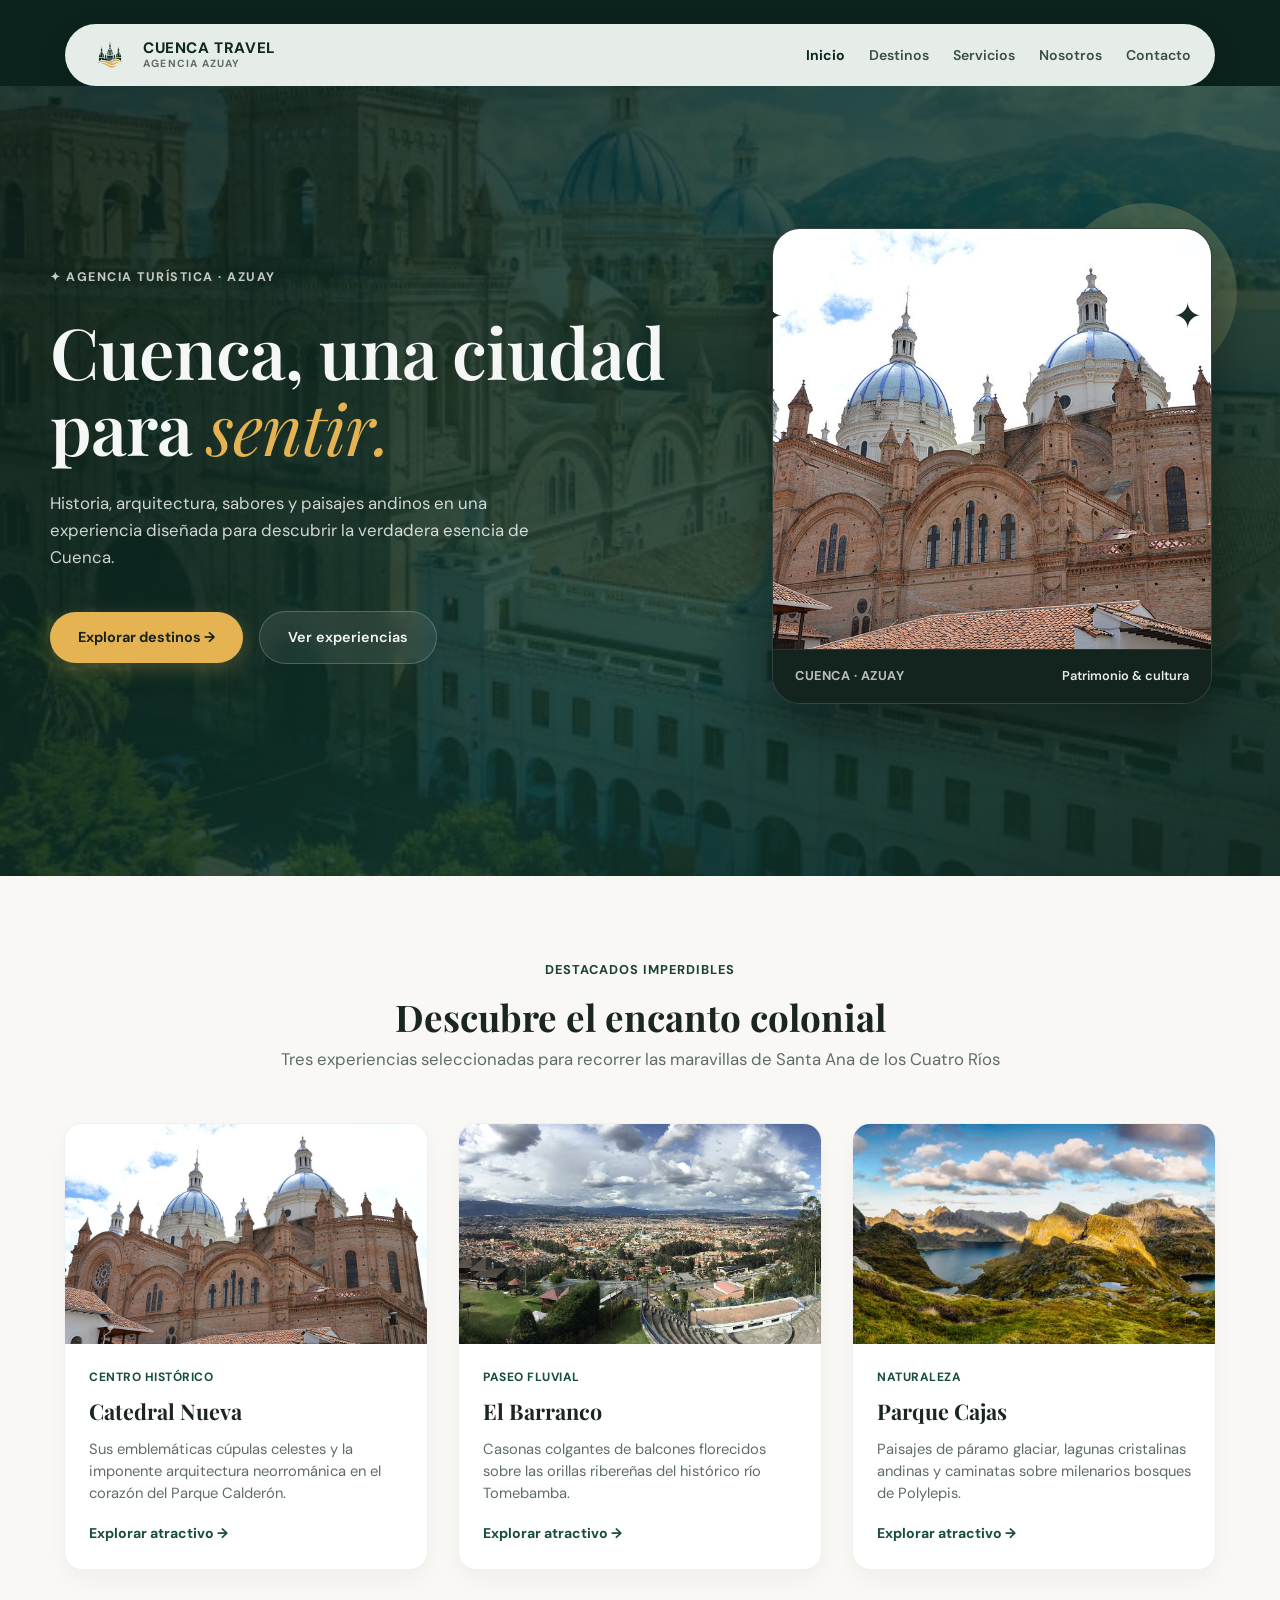
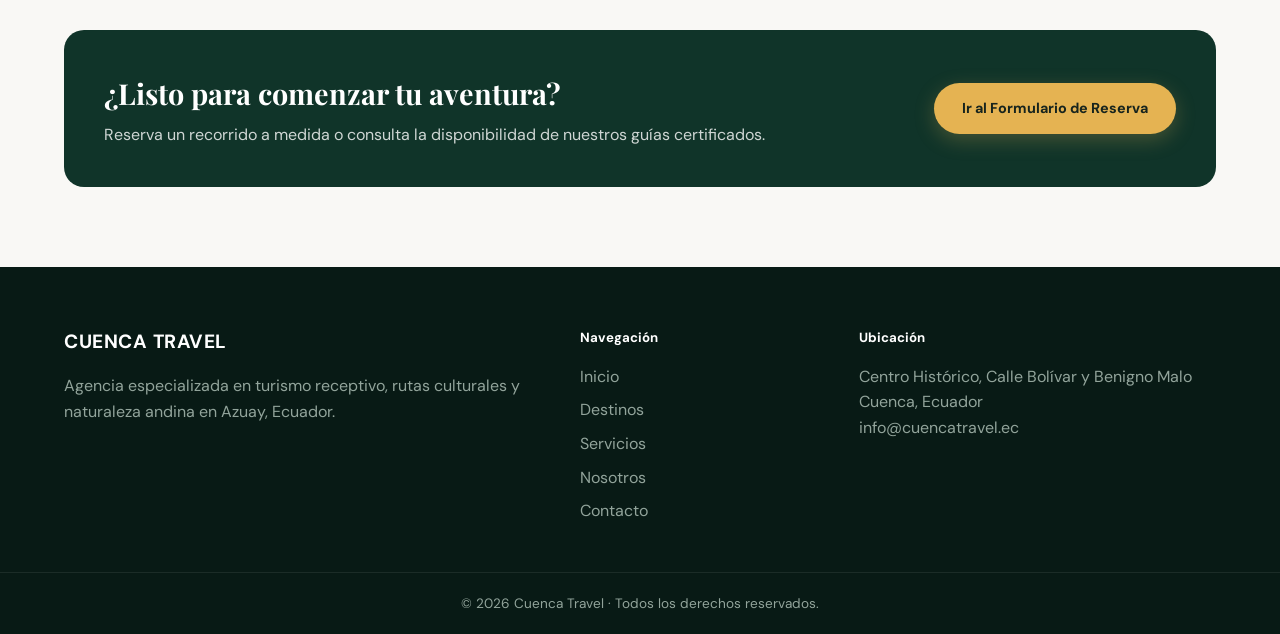
<file: index.html>
<!DOCTYPE html>
<html lang="es">
<head>
  <meta charset="UTF-8">
  <meta name="viewport" content="width=device-width, initial-scale=1.0">
  <title>Cuenca Travel | Inicio</title>
  <link rel="icon" type="image/png" href="images/logo.png">
  <link rel="stylesheet" href="css/styles.css">
  <link rel="preconnect" href="https://fonts.googleapis.com">
  <link rel="preconnect" href="https://fonts.gstatic.com" crossorigin>
  <link href="https://fonts.googleapis.com/css2?family=DM+Sans:ital,opsz,wght@0,9..40,400;0,9..40,600;0,9..40,700;1,9..40,400&family=Playfair+Display:ital,wght@0,600;0,700;1,400;1,600&display=swap" rel="stylesheet">
</head>
<body class="page-home">

  <!-- NAVBAR CÁPSULA FLOTANTE -->
  <header class="pill-header-wrap">
    <div class="pill-navbar">
      <a href="index.html" class="pill-brand">
        <img src="images/logo.png" alt="Cuenca Travel Logo" class="brand-logo-img">
        <div class="brand-text-group">
          <strong>CUENCA TRAVEL</strong>
          <span class="brand-sub">AGENCIA AZUAY</span>
        </div>
      </a>
      <nav class="pill-nav">
        <ul>
          <li><a href="index.html" class="active">Inicio</a></li>
          <li><a href="destinos.html">Destinos</a></li>
          <li><a href="servicios.html">Servicios</a></li>
          <li><a href="nosotros.html">Nosotros</a></li>
          <li><a href="contacto.html">Contacto</a></li>
        </ul>
      </nav>
    </div>
  </header>

  <main>
    <!-- HERO EDITORIAL OSCURO -->
    <section class="editorial-hero">
      <div class="hero-grid-editorial">
        
        <!-- TEXTO IZQUIERDA -->
        <div class="editorial-copy">
          <span class="hero-eyebrow">✦ AGENCIA TURÍSTICA · AZUAY</span>
          <h1 class="hero-editorial-title">
            Cuenca, una ciudad para <em>sentir.</em>
          </h1>
          <p class="hero-editorial-text">
            Historia, arquitectura, sabores y paisajes andinos en una experiencia diseñada para descubrir la verdadera esencia de Cuenca.
          </p>
          <div class="editorial-cta-group">
            <a href="destinos.html" class="btn-pill-gold">Explorar destinos &rarr;</a>
            <a href="servicios.html" class="btn-pill-glass">Ver experiencias</a>
          </div>
        </div>

        <!-- CARD FOTOGRÁFICA DERECHA -->
        <div class="editorial-visual">
          <div class="visual-card-wrapper">
            <div class="sparkle sp-1">✦</div>
            <div class="sparkle sp-2">✦</div>
            <div class="ambient-circle"></div>

            <article class="featured-floating-card">
              <div class="floating-card-image">
                <img src="images/destino1.webp" alt="Catedral de la Inmaculada Concepción de Cuenca">
              </div>
              <footer class="card-bar">
                <span class="bar-tag">CUENCA · AZUAY</span>
                <span class="bar-category">Patrimonio & cultura</span>
              </footer>
            </article>
          </div>
        </div>

      </div>
    </section>

    <!-- PILARES DESTACADOS (3 CLAVES) -->
    <section class="section-padding bg-cream">
      <div class="container">
        <div class="editorial-heading text-center">
          <span class="sub-badge">Destacados Imperdibles</span>
          <h2>Descubre el encanto colonial</h2>
          <p>Tres experiencias seleccionadas para recorrer las maravillas de Santa Ana de los Cuatro Ríos</p>
        </div>

        <div class="editorial-tri-grid">
          <article class="clean-card">
            <div class="clean-card-img">
              <img src="images/destino1.webp" alt="Catedral Nueva de Cuenca">
            </div>
            <div class="clean-card-body">
              <span class="meta-tag">Centro Histórico</span>
              <h3>Catedral Nueva</h3>
              <p>Sus emblemáticas cúpulas celestes y la imponente arquitectura neorrománica en el corazón del Parque Calderón.</p>
              <a href="destinos.html" class="link-clean">Explorar atractivo &rarr;</a>
            </div>
          </article>

          <article class="clean-card">
            <div class="clean-card-img">
              <img src="images/destino2.webp" alt="El Barranco del Río Tomebamba">
            </div>
            <div class="clean-card-body">
              <span class="meta-tag">Paseo Fluvial</span>
              <h3>El Barranco</h3>
              <p>Casonas colgantes de balcones florecidos sobre las orillas ribereñas del histórico río Tomebamba.</p>
              <a href="destinos.html" class="link-clean">Explorar atractivo &rarr;</a>
            </div>
          </article>

          <article class="clean-card">
            <div class="clean-card-img">
              <img src="images/destino4.webp" alt="Parque Nacional Cajas">
            </div>
            <div class="clean-card-body">
              <span class="meta-tag">Naturaleza</span>
              <h3>Parque Cajas</h3>
              <p>Paisajes de páramo glaciar, lagunas cristalinas andinas y caminatas sobre milenarios bosques de Polylepis.</p>
              <a href="destinos.html" class="link-clean">Explorar atractivo &rarr;</a>
            </div>
          </article>
        </div>

        <div class="editorial-bottom-cta">
          <div class="cta-inner-clean">
            <div>
              <h3>¿Listo para comenzar tu aventura?</h3>
              <p>Reserva un recorrido a medida o consulta la disponibilidad de nuestros guías certificados.</p>
            </div>
            <a href="contacto.html" class="btn-pill-gold">Ir al Formulario de Reserva</a>
          </div>
        </div>
      </div>
    </section>
  </main>

  <!-- FOOTER -->
  <footer class="footer-editorial">
    <div class="container footer-clean-grid">
      <div>
        <h4 class="footer-logo">CUENCA TRAVEL</h4>
        <p>Agencia especializada en turismo receptivo, rutas culturales y naturaleza andina en Azuay, Ecuador.</p>
      </div>
      <div>
        <h5>Navegación</h5>
        <ul>
          <li><a href="index.html">Inicio</a></li>
          <li><a href="destinos.html">Destinos</a></li>
          <li><a href="servicios.html">Servicios</a></li>
          <li><a href="nosotros.html">Nosotros</a></li>
          <li><a href="contacto.html">Contacto</a></li>
        </ul>
      </div>
      <div>
        <h5>Ubicación</h5>
        <p>Centro Histórico, Calle Bolívar y Benigno Malo</p>
        <p>Cuenca, Ecuador</p>
        <p>info@cuencatravel.ec</p>
      </div>
    </div>
    <div class="footer-legal">
      <p>&copy; 2026 Cuenca Travel · Todos los derechos reservados.</p>
    </div>
  </footer>

</body>
</html>
</file>
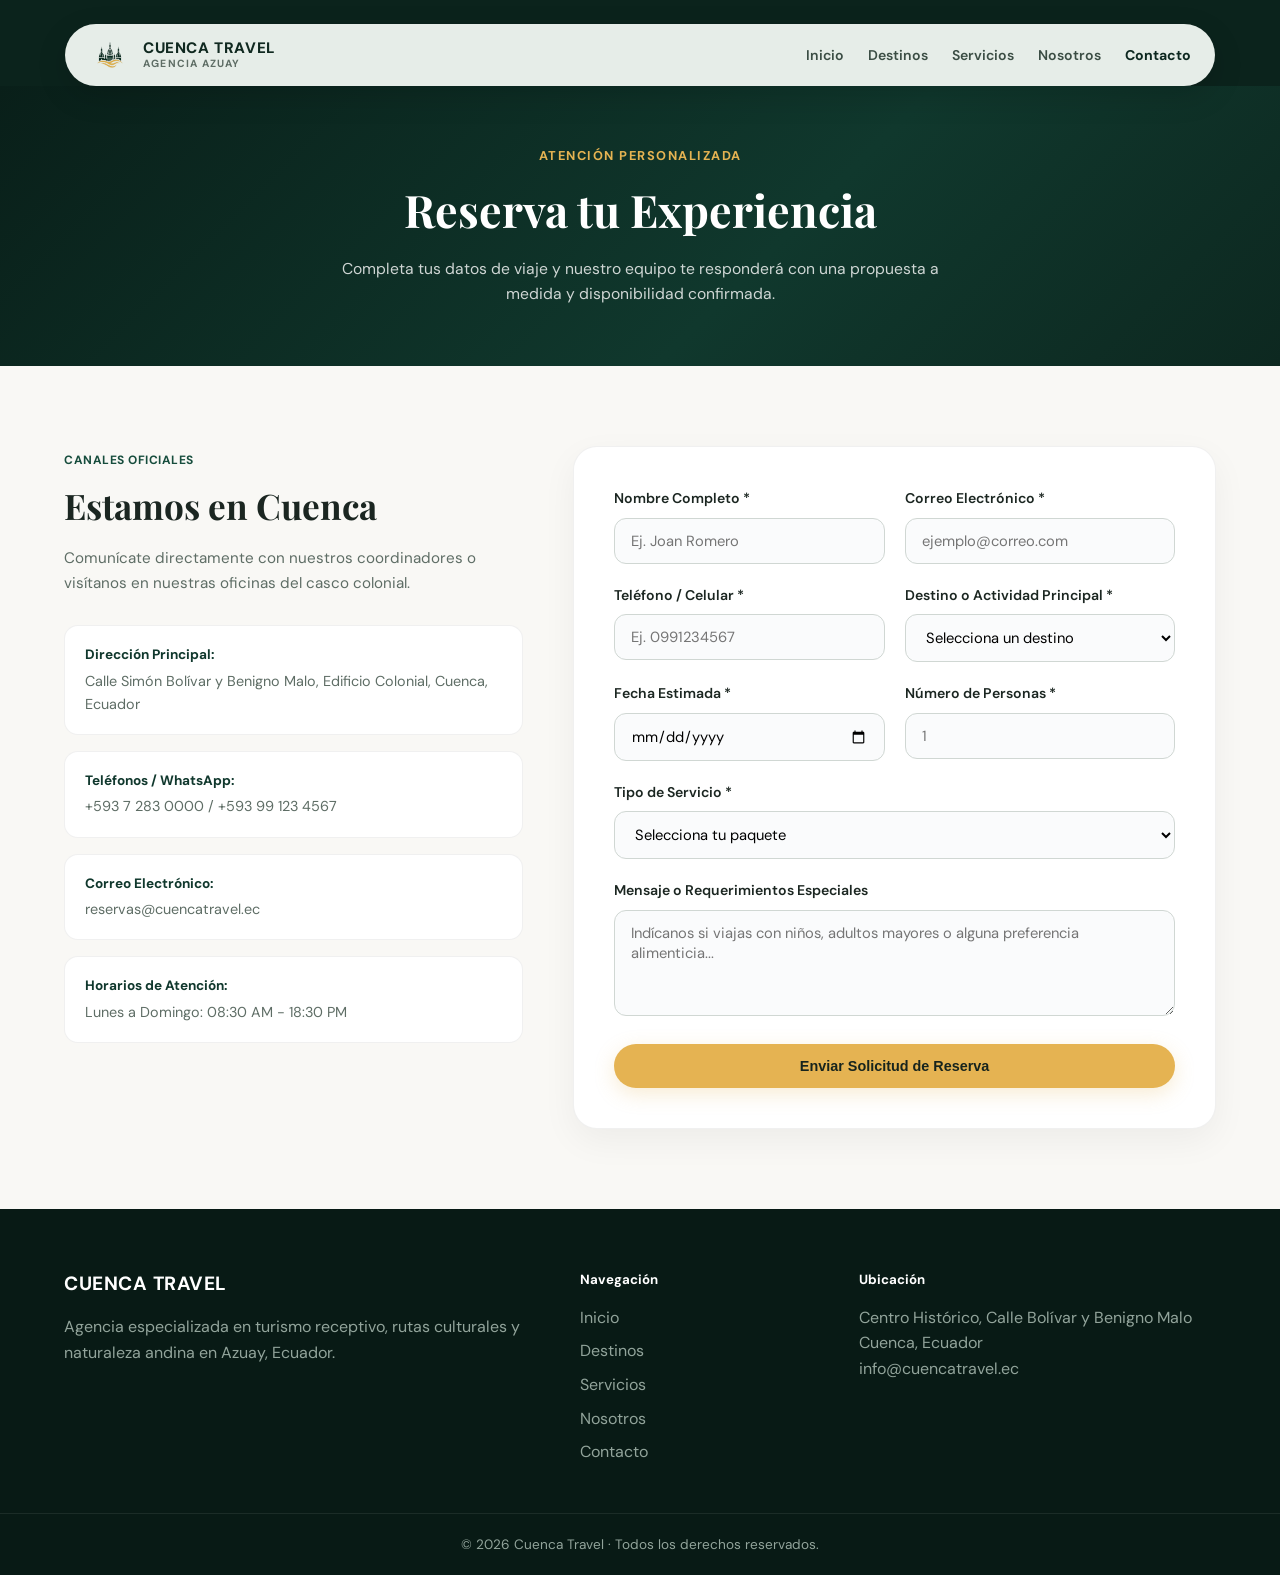
<file: contacto.html>
<!DOCTYPE html>
<html lang="es">
<head>
  <meta charset="UTF-8">
  <meta name="viewport" content="width=device-width, initial-scale=1.0">
  <title>Cuenca Travel | Contacto y Reservas</title>
  <link rel="icon" type="image/png" href="images/logo.png">
  <link rel="stylesheet" href="css/styles.css">
  <link rel="preconnect" href="https://fonts.googleapis.com">
  <link rel="preconnect" href="https://fonts.gstatic.com" crossorigin>
  <link href="https://fonts.googleapis.com/css2?family=DM+Sans:ital,opsz,wght@0,9..40,400;0,9..40,600;0,9..40,700;1,9..40,400&family=Playfair+Display:ital,wght@0,600;0,700;1,400;1,600&display=swap" rel="stylesheet">
</head>
<body>

  <!-- NAVBAR CÁPSULA FLOTANTE -->
  <header class="pill-header-wrap">
    <div class="pill-navbar">
      <a href="index.html" class="pill-brand">
        <img src="images/logo.png" alt="Cuenca Travel Logo" class="brand-logo-img">
        <div class="brand-text-group">
          <strong>CUENCA TRAVEL</strong>
          <span class="brand-sub">AGENCIA AZUAY</span>
        </div>
      </a>
      <nav class="pill-nav">
        <ul>
          <li><a href="index.html">Inicio</a></li>
          <li><a href="destinos.html">Destinos</a></li>
          <li><a href="servicios.html">Servicios</a></li>
          <li><a href="nosotros.html">Nosotros</a></li>
          <li><a href="contacto.html" class="active">Contacto</a></li>
        </ul>
      </nav>
    </div>
  </header>

  <main>
    <section class="editorial-banner">
      <div class="container text-center">
        <span class="sub-badge-gold">Atención Personalizada</span>
        <h1>Reserva tu Experiencia</h1>
        <p>Completa tus datos de viaje y nuestro equipo te responderá con una propuesta a medida y disponibilidad confirmada.</p>
      </div>
    </section>

    <!-- SECCIÓN CONTACTO -->
    <section class="section-padding bg-cream">
      <div class="container">
        <div class="contact-editorial-layout">

          <!-- INFORMACIÓN DE CONTACTO -->
          <div class="contact-editorial-info">
            <span class="meta-tag">Canales Oficiales</span>
            <h2>Estamos en Cuenca</h2>
            <p>Comunícate directamente con nuestros coordinadores o visítanos en nuestras oficinas del casco colonial.</p>

            <div class="contact-info-pill">
              <strong>Dirección Principal:</strong>
              <p>Calle Simón Bolívar y Benigno Malo, Edificio Colonial, Cuenca, Ecuador</p>
            </div>

            <div class="contact-info-pill">
              <strong>Teléfonos / WhatsApp:</strong>
              <p>+593 7 283 0000 / +593 99 123 4567</p>
            </div>

            <div class="contact-info-pill">
              <strong>Correo Electrónico:</strong>
              <p>reservas@cuencatravel.ec</p>
            </div>

            <div class="contact-info-pill">
              <strong>Horarios de Atención:</strong>
              <p>Lunes a Domingo: 08:30 AM - 18:30 PM</p>
            </div>
          </div>

          <!-- CONTENEDOR DE FORMULARIO / MENSAJE DE CONFIRMACIÓN -->
          <div class="contact-form-container">
            
            <!-- TARJETA DE CONFIRMACIÓN (INICIALMENTE OCULTA) -->
            <div id="mensaje-exito" class="mensaje-confirmacion" style="display: none;">
              <div class="icono-check">✦</div>
              <h3>¡Solicitud Recibida con Éxito!</h3>
              <p>Gracias por contactar a <strong>Cuenca Travel</strong>. Hemos registrado tu itinerario correctamente.</p>
              <div class="detalle-reserva-caja">
                <p id="resumen-envio"></p>
              </div>
              <p class="nota-atencion">Uno de nuestros coordinadores locales se comunicará contigo vía WhatsApp o correo electrónico para confirmar disponibilidad e itinerario final.</p>
              <button type="button" id="btn-nueva-reserva" class="btn-pill-gold">Enviar otra solicitud</button>
            </div>

            <!-- FORMULARIO SEMÁNTICO -->
            <form id="form-reserva" class="form-clean">
              
              <div class="form-row">
                <div class="form-group">
                  <label for="nombre">Nombre Completo *</label>
                  <input type="text" id="nombre" name="nombre" placeholder="Ej. Joan Romero" required>
                </div>
                <div class="form-group">
                  <label for="email">Correo Electrónico *</label>
                  <input type="email" id="email" name="email" placeholder="ejemplo@correo.com" required>
                </div>
              </div>

              <div class="form-row">
                <div class="form-group">
                  <label for="telefono">Teléfono / Celular *</label>
                  <input type="tel" id="telefono" name="telefono" placeholder="Ej. 0991234567" required>
                </div>
                <div class="form-group">
                  <label for="destino">Destino o Actividad Principal *</label>
                  <select id="destino" name="destino" required>
                    <option value="" disabled selected>Selecciona un destino</option>
                    <option value="Catedral de la Inmaculada Concepción">Catedral de la Inmaculada Concepción</option>
                    <option value="Mirador de Turi">Mirador de Turi</option>
                    <option value="Barranco del Río Tomebamba">Barranco del Río Tomebamba</option>
                    <option value="Parque Nacional Cajas">Parque Nacional Cajas</option>
                    <option value="Parque Arqueológico Pumapungo">Parque Arqueológico Pumapungo</option>
                    <option value="Plaza de las Flores">Plaza de las Flores</option>
                  </select>
                </div>
              </div>

              <div class="form-row">
                <div class="form-group">
                  <label for="fecha">Fecha Estimada *</label>
                  <input type="date" id="fecha" name="fecha" required>
                </div>
                <div class="form-group">
                  <label for="personas">Número de Personas *</label>
                  <input type="number" id="personas" name="personas" min="1" max="30" placeholder="1" required>
                </div>
              </div>

              <div class="form-group">
                <label for="servicio">Tipo de Servicio *</label>
                <select id="servicio" name="servicio" required>
                  <option value="" disabled selected>Selecciona tu paquete</option>
                  <option value="Cuenca Colonial & Cúpulas ($25.00)">Cuenca Colonial & Cúpulas ($25.00)</option>
                  <option value="Expedición Páramo de Cajas ($45.00)">Expedición Páramo de Cajas ($45.00)</option>
                  <option value="Ruta Sabores Cuencanos ($35.00)">Ruta Sabores Cuencanos ($35.00)</option>
                  <option value="Gualaceo & Filigrana Chordeleg ($40.00)">Gualaceo & Filigrana Chordeleg ($40.00)</option>
                  <option value="Servicio Exclusivo a Medida">Servicio Exclusivo a Medida</option>
                </select>
              </div>

              <div class="form-group">
                <label for="mensaje">Mensaje o Requerimientos Especiales</label>
                <textarea id="mensaje" name="mensaje" rows="4" placeholder="Indícanos si viajas con niños, adultos mayores o alguna preferencia alimenticia..."></textarea>
              </div>

              <button type="submit" class="btn-pill-gold btn-block-custom">Enviar Solicitud de Reserva</button>
            </form>
          </div>

        </div>
      </div>
    </section>
  </main>

  <!-- FOOTER -->
  <footer class="footer-editorial">
    <div class="container footer-clean-grid">
      <div>
        <h4 class="footer-logo">CUENCA TRAVEL</h4>
        <p>Agencia especializada en turismo receptivo, rutas culturales y naturaleza andina en Azuay, Ecuador.</p>
      </div>
      <div>
        <h5>Navegación</h5>
        <ul>
          <li><a href="index.html">Inicio</a></li>
          <li><a href="destinos.html">Destinos</a></li>
          <li><a href="servicios.html">Servicios</a></li>
          <li><a href="nosotros.html">Nosotros</a></li>
          <li><a href="contacto.html">Contacto</a></li>
        </ul>
      </div>
      <div>
        <h5>Ubicación</h5>
        <p>Centro Histórico, Calle Bolívar y Benigno Malo</p>
        <p>Cuenca, Ecuador</p>
        <p>info@cuencatravel.ec</p>
      </div>
    </div>
    <div class="footer-legal">
      <p>&copy; 2026 Cuenca Travel · Todos los derechos reservados.</p>
    </div>
  </footer>

</body>
</html>
</file>
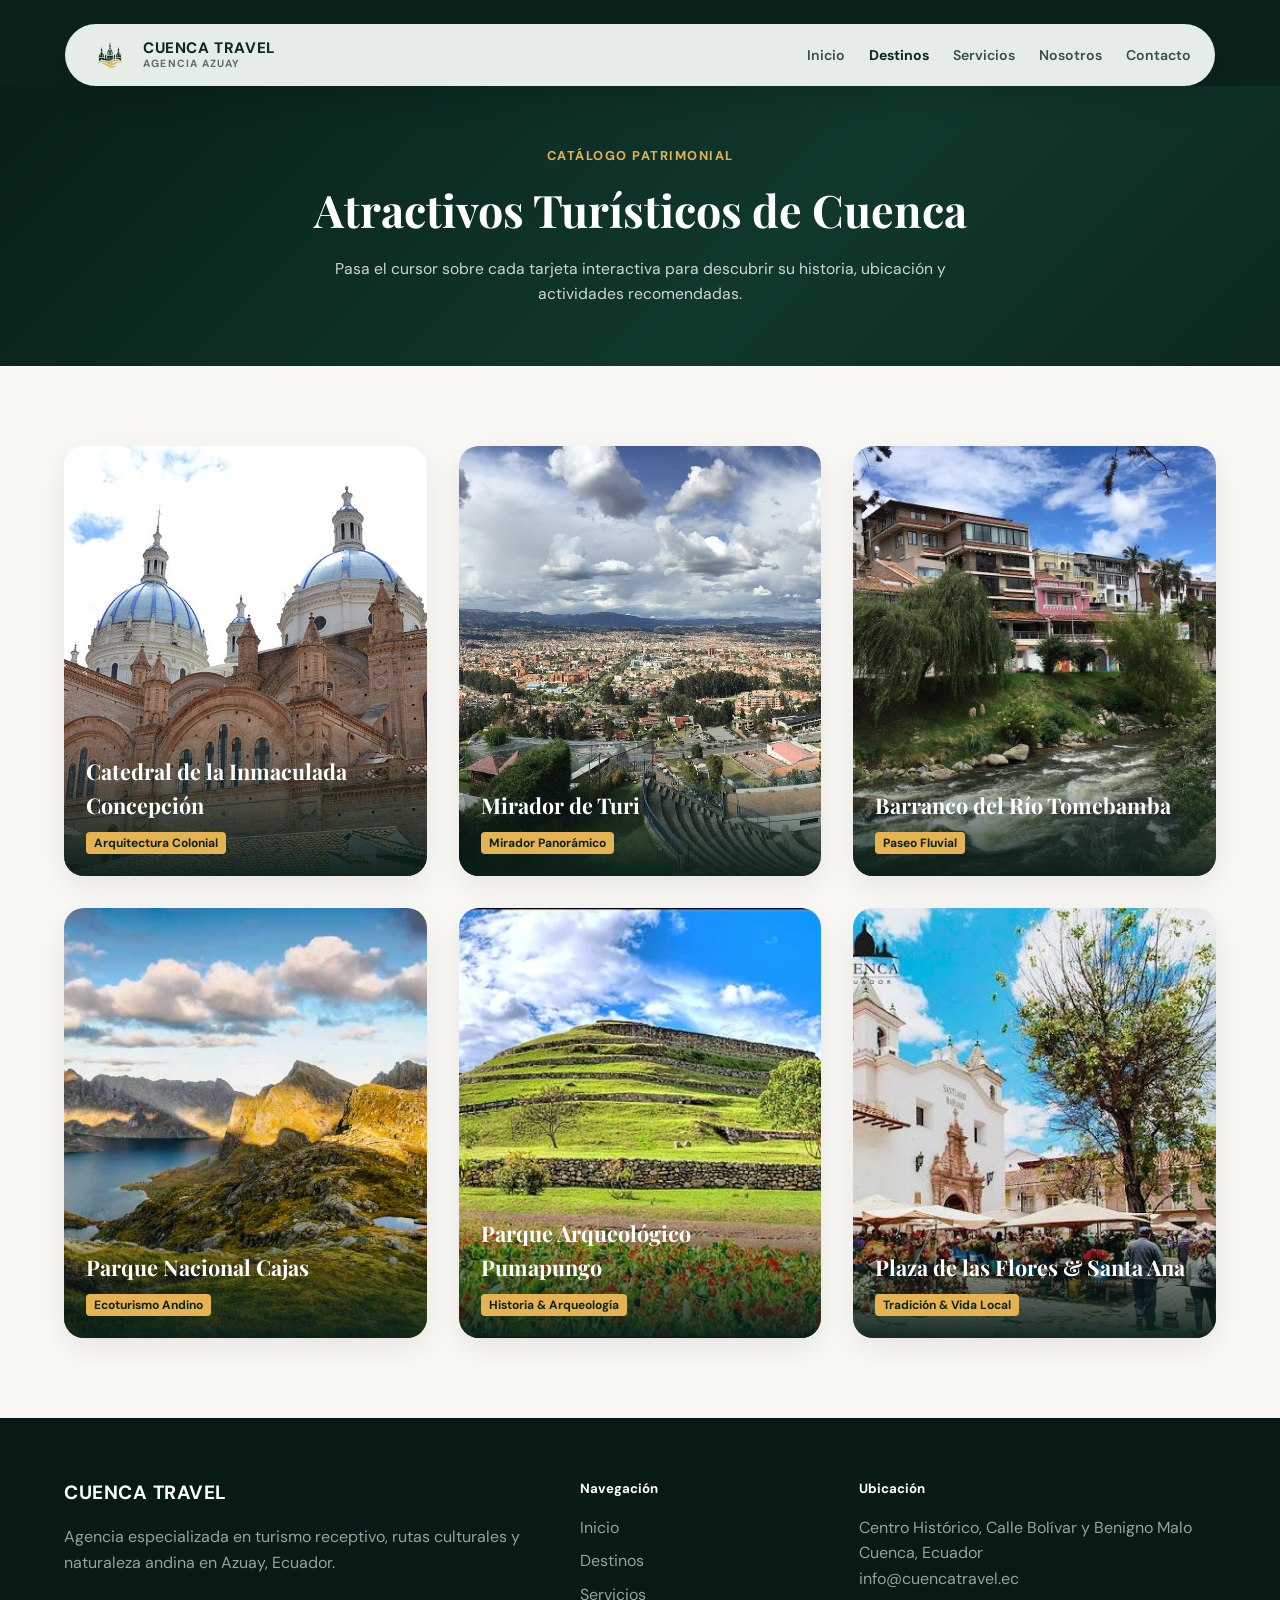
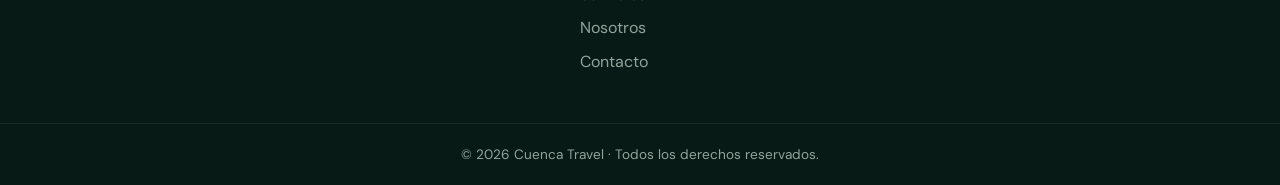
<file: destinos.html>
<!DOCTYPE html>
<html lang="es">
<head>
  <meta charset="UTF-8">
  <meta name="viewport" content="width=device-width, initial-scale=1.0">
  <title>Cuenca Travel | Destinos y Atractivos</title>
  <link rel="icon" type="image/png" href="images/logo.png">
  <link rel="stylesheet" href="css/styles.css">
  <link rel="preconnect" href="https://fonts.googleapis.com">
  <link rel="preconnect" href="https://fonts.gstatic.com" crossorigin>
  <link href="https://fonts.googleapis.com/css2?family=DM+Sans:ital,opsz,wght@0,9..40,400;0,9..40,600;0,9..40,700;1,9..40,400&family=Playfair+Display:ital,wght@0,600;0,700;1,400;1,600&display=swap" rel="stylesheet">
</head>
<body>

  <!-- NAVBAR -->
  <header class="pill-header-wrap">
    <div class="pill-navbar">
      <a href="index.html" class="pill-brand">
        <img src="images/logo.png" alt="Cuenca Travel Logo" class="brand-logo-img">
        <div class="brand-text-group">
          <strong>CUENCA TRAVEL</strong>
          <span class="brand-sub">AGENCIA AZUAY</span>
        </div>
      </a>
      <nav class="pill-nav">
        <ul>
          <li><a href="index.html">Inicio</a></li>
          <li><a href="destinos.html" class="active">Destinos</a></li>
          <li><a href="servicios.html">Servicios</a></li>
          <li><a href="nosotros.html">Nosotros</a></li>
          <li><a href="contacto.html">Contacto</a></li>
        </ul>
      </nav>
    </div>
  </header>

  <main>
    <section class="editorial-banner">
      <div class="container text-center">
        <span class="sub-badge-gold">Catálogo Patrimonial</span>
        <h1>Atractivos Turísticos de Cuenca</h1>
        <p>Pasa el cursor sobre cada tarjeta interactiva para descubrir su historia, ubicación y actividades recomendadas.</p>
      </div>
    </section>

    <!-- GRILLA 3D CON 6 DESTINOS -->
    <section class="section-padding bg-cream">
      <div class="container">
        <div class="cards-grid-3d">

          <!-- 1. CATEDRAL -->
          <article class="card-flip-container">
            <div class="card-flip-inner">
              <div class="card-front">
                <img src="images/destino1.webp" alt="Catedral de la Inmaculada Concepción">
                <div class="card-front-overlay">
                  <h3>Catedral de la Inmaculada Concepción</h3>
                  <span class="tag">Arquitectura Colonial</span>
                </div>
              </div>
              <div class="card-back">
                <h3>Catedral Nueva</h3>
                <p class="ubicacion"><strong>Ubicación:</strong> Parque Calderón, Centro Histórico.</p>
                <p class="descripcion">Monumento insignia de estilo neorrománico con cúpulas celestes traídas de Europa y mármol cuencano.</p>
                <p class="actividad"><strong>Actividad:</strong> Ascenso a la terraza mirador para contemplar la vista panorámica del casco colonial.</p>
                <a href="contacto.html" class="btn-card">Planear Visita</a>
              </div>
            </div>
          </article>

          <!-- 2. TURI -->
          <article class="card-flip-container">
            <div class="card-flip-inner">
              <div class="card-front">
                <img src="images/destino2.webp" alt="Mirador de Turi">
                <div class="card-front-overlay">
                  <h3>Mirador de Turi</h3>
                  <span class="tag">Mirador Panorámico</span>
                </div>
              </div>
              <div class="card-back">
                <h3>Mirador de Turi</h3>
                <p class="ubicacion"><strong>Ubicación:</strong> Parroquia Turi, sector alto sur.</p>
                <p class="descripcion">Balcón natural privilegiado que brinda la panorámica más completa sobre los valles fluviales de Cuenca.</p>
                <p class="actividad"><strong>Actividad:</strong> Fotografía al atardecer, paseo artesanal y degustación de bebidas tradicionales azuayas.</p>
                <a href="contacto.html" class="btn-card">Planear Visita</a>
              </div>
            </div>
          </article>

          <!-- 3. BARRANCO -->
          <article class="card-flip-container">
            <div class="card-flip-inner">
              <div class="card-front">
                <img src="images/destino5.webp" alt="Barranco del Río Tomebamba">
                <div class="card-front-overlay">
                  <h3>Barranco del Río Tomebamba</h3>
                  <span class="tag">Paseo Fluvial</span>
                </div>
              </div>
              <div class="card-back">
                <h3>El Barranco</h3>
                <p class="ubicacion"><strong>Ubicación:</strong> Paseo 3 de Noviembre y Calle Larga.</p>
                <p class="descripcion">Borde arquitectónico donde casonas republicanas y coloniales descansan sobre la ladera del río.</p>
                <p class="actividad"><strong>Actividad:</strong> Paseo bajo los sauces ribereños, visita a talleres culturales y cafeterías con terraza.</p>
                <a href="contacto.html" class="btn-card">Planear Visita</a>
              </div>
            </div>
          </article>

          <!-- 4. PARQUE CAJAS -->
          <article class="card-flip-container">
            <div class="card-flip-inner">
              <div class="card-front">
                <img src="images/destino4.webp" alt="Parque Nacional Cajas">
                <div class="card-front-overlay">
                  <h3>Parque Nacional Cajas</h3>
                  <span class="tag">Ecoturismo Andino</span>
                </div>
              </div>
              <div class="card-back">
                <h3>Parque Cajas</h3>
                <p class="ubicacion"><strong>Ubicación:</strong> A 33 km al oeste de la ciudad (Vía Molleturo).</p>
                <p class="descripcion">Ecosistema de páramo de origen glaciar con más de 200 lagunas conectadas y formaciones rocosas únicas.</p>
                <p class="actividad"><strong>Actividad:</strong> Senderismo por la Laguna Toreadora, avistamiento de aves y exploración del bosque de papel.</p>
                <a href="contacto.html" class="btn-card">Planear Visita</a>
              </div>
            </div>
          </article>

          <!-- 5. PUMAPUNGO -->
          <article class="card-flip-container">
            <div class="card-flip-inner">
              <div class="card-front">
                <img src="images/destino3.webp" alt="Parque Arqueológico Pumapungo">
                <div class="card-front-overlay">
                  <h3>Parque Arqueológico Pumapungo</h3>
                  <span class="tag">Historia & Arqueología</span>
                </div>
              </div>
              <div class="card-back">
                <h3>Pumapungo</h3>
                <p class="ubicacion"><strong>Ubicación:</strong> Calle Larga y Av. Huayna Cápac.</p>
                <p class="descripcion">Antigua ciudad administrativa y ceremonial cañari-inca de Tomebamba con terrazas escalonadas y canales de agua.</p>
                <p class="actividad"><strong>Actividad:</strong> Recorrido por el canal ceremonial, jardines etnobotánicos y salas del museo nacional.</p>
                <a href="contacto.html" class="btn-card">Planear Visita</a>
              </div>
            </div>
          </article>

          <!-- 6. PLAZA DE LAS FLORES -->
          <article class="card-flip-container">
            <div class="card-flip-inner">
              <div class="card-front">
                <img src="images/destino6.webp" alt="Plaza de las Flores">
                <div class="card-front-overlay">
                  <h3>Plaza de las Flores & Santa Ana</h3>
                  <span class="tag">Tradición & Vida Local</span>
                </div>
              </div>
              <div class="card-back">
                <h3>Plaza de las Flores</h3>
                <p class="ubicacion"><strong>Ubicación:</strong> Plazoleta Carmen de la Asunción.</p>
                <p class="descripcion">Reconocido mundialmente como uno de los mercados florales a cielo abierto más pintorescos de América Latina.</p>
                <p class="actividad"><strong>Actividad:</strong> Adquirir arreglos florales autóctonos y probar la infusión conventual de agua de pítimas.</p>
                <a href="contacto.html" class="btn-card">Planear Visita</a>
              </div>
            </div>
          </article>

        </div>
      </div>
    </section>
  </main>

  <!-- FOOTER -->
  <footer class="footer-editorial">
    <div class="container footer-clean-grid">
      <div>
        <h4 class="footer-logo">CUENCA TRAVEL</h4>
        <p>Agencia especializada en turismo receptivo, rutas culturales y naturaleza andina en Azuay, Ecuador.</p>
      </div>
      <div>
        <h5>Navegación</h5>
        <ul>
          <li><a href="index.html">Inicio</a></li>
          <li><a href="destinos.html">Destinos</a></li>
          <li><a href="servicios.html">Servicios</a></li>
          <li><a href="nosotros.html">Nosotros</a></li>
          <li><a href="contacto.html">Contacto</a></li>
        </ul>
      </div>
      <div>
        <h5>Ubicación</h5>
        <p>Centro Histórico, Calle Bolívar y Benigno Malo</p>
        <p>Cuenca, Ecuador</p>
        <p>info@cuencatravel.ec</p>
      </div>
    </div>
    <div class="footer-legal">
      <p>&copy; 2026 Cuenca Travel · Todos los derechos reservados.</p>
    </div>
  </footer>

</body>
</html>
</file>
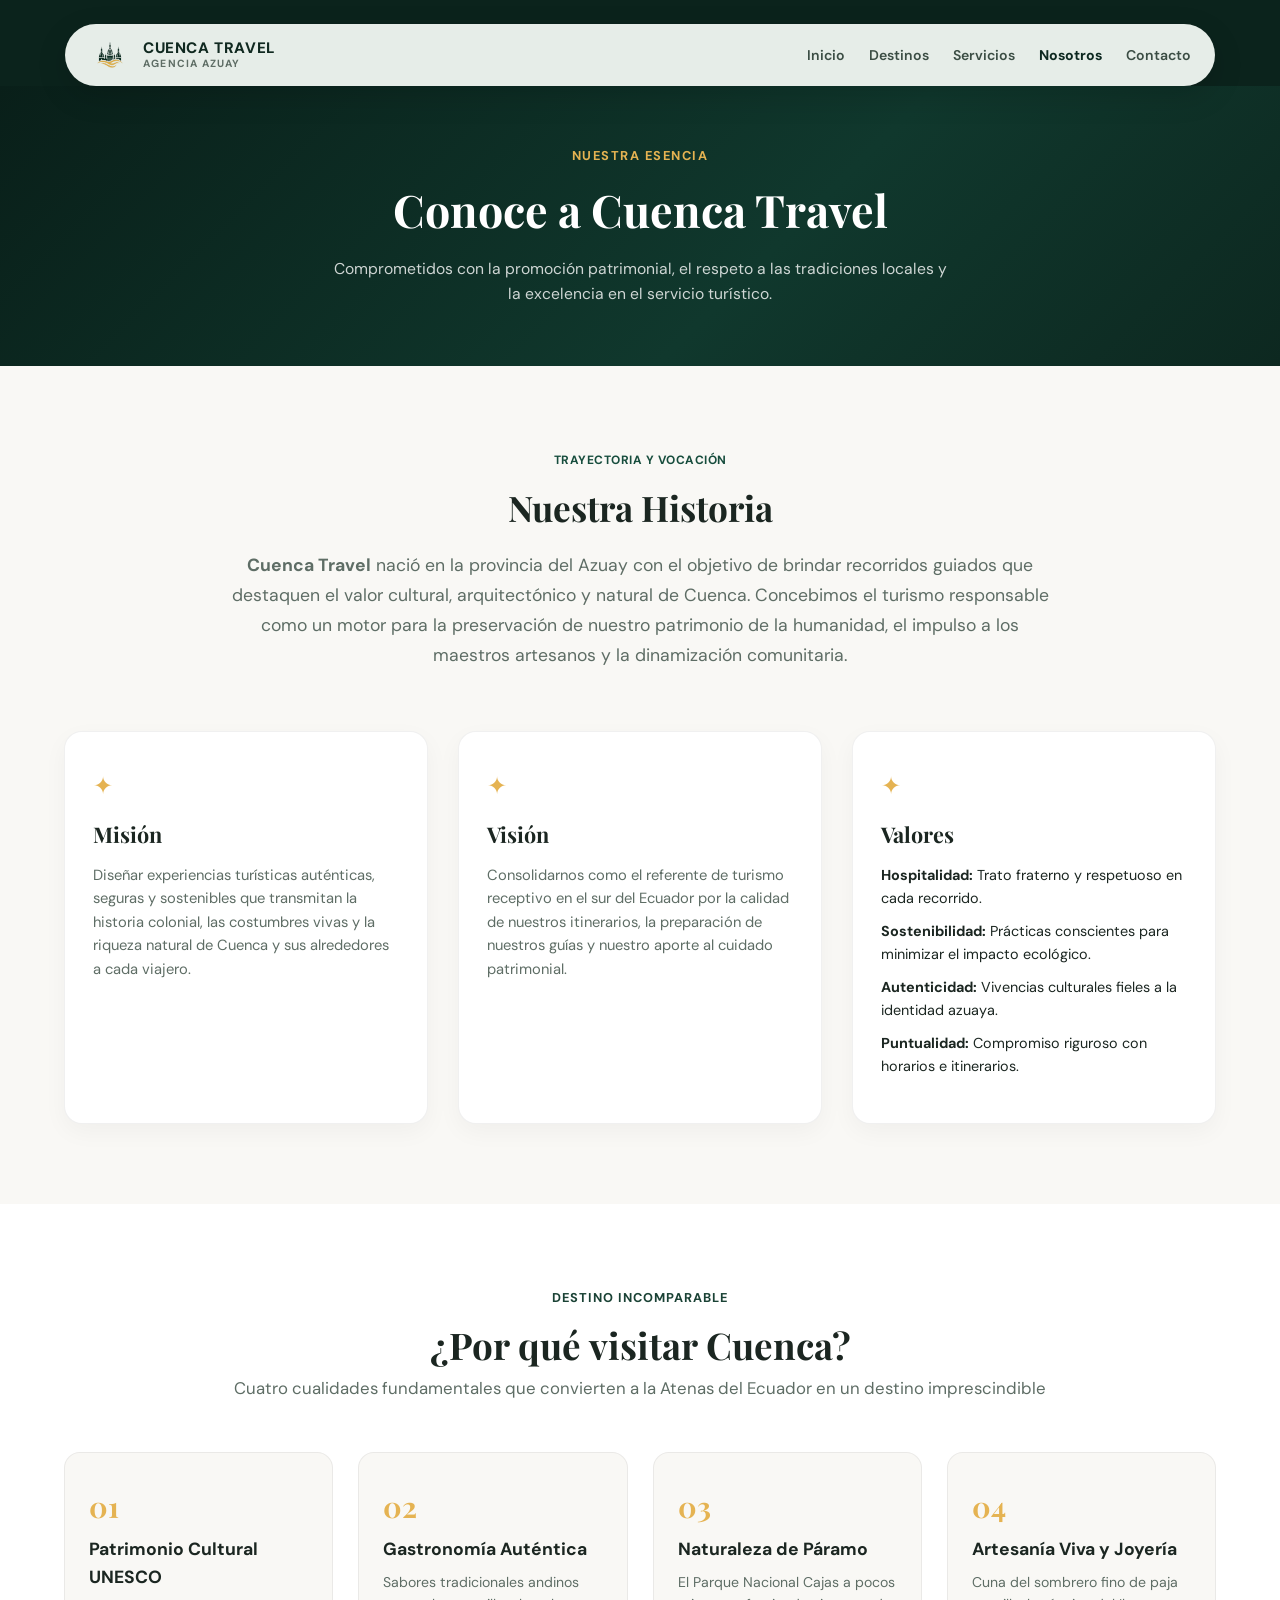
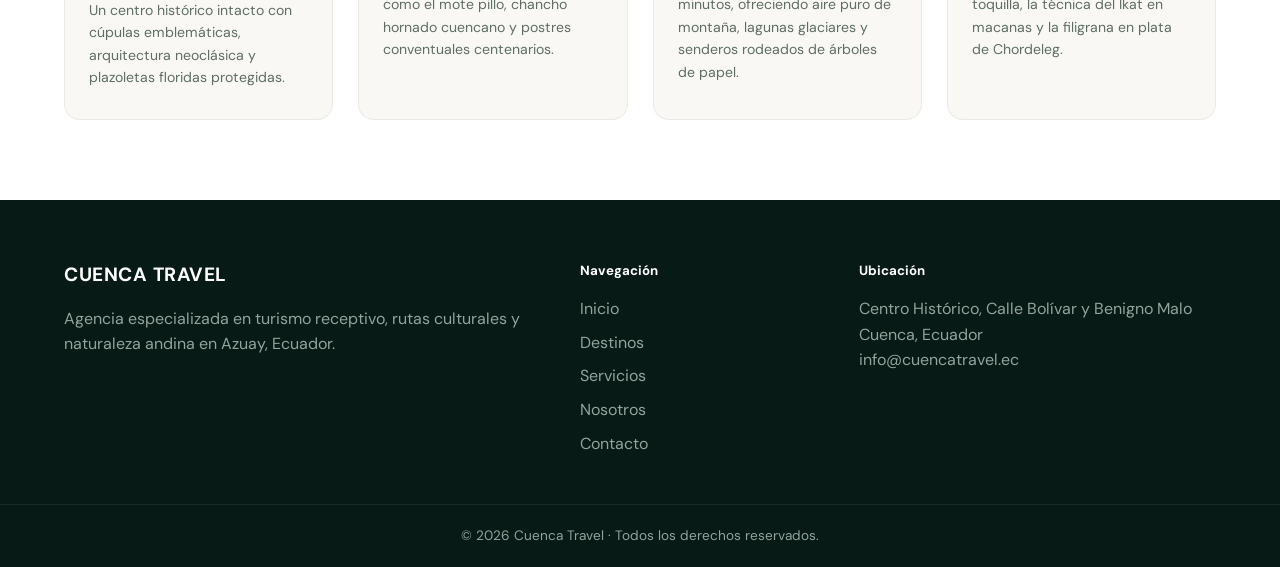
<file: nosotros.html>
<!DOCTYPE html>
<html lang="es">
<head>
  <meta charset="UTF-8">
  <meta name="viewport" content="width=device-width, initial-scale=1.0">
  <title>Cuenca Travel | Nosotros</title>
  <link rel="icon" type="image/png" href="images/logo.png">
  <link rel="stylesheet" href="css/styles.css">
  <link rel="preconnect" href="https://fonts.googleapis.com">
  <link rel="preconnect" href="https://fonts.gstatic.com" crossorigin>
  <link href="https://fonts.googleapis.com/css2?family=DM+Sans:ital,opsz,wght@0,9..40,400;0,9..40,600;0,9..40,700;1,9..40,400&family=Playfair+Display:ital,wght@0,600;0,700;1,400;1,600&display=swap" rel="stylesheet">
</head>
<body>

  <!-- NAVBAR -->
  <header class="pill-header-wrap">
    <div class="pill-navbar">
      <a href="index.html" class="pill-brand">
        <img src="images/logo.png" alt="Cuenca Travel Logo" class="brand-logo-img">
        <div class="brand-text-group">
          <strong>CUENCA TRAVEL</strong>
          <span class="brand-sub">AGENCIA AZUAY</span>
        </div>
      </a>
      <nav class="pill-nav">
        <ul>
          <li><a href="index.html">Inicio</a></li>
          <li><a href="destinos.html">Destinos</a></li>
          <li><a href="servicios.html">Servicios</a></li>
          <li><a href="nosotros.html" class="active">Nosotros</a></li>
          <li><a href="contacto.html">Contacto</a></li>
        </ul>
      </nav>
    </div>
  </header>

  <main>
    <section class="editorial-banner">
      <div class="container text-center">
        <span class="sub-badge-gold">Nuestra Esencia</span>
        <h1>Conoce a Cuenca Travel</h1>
        <p>Comprometidos con la promoción patrimonial, el respeto a las tradiciones locales y la excelencia en el servicio turístico.</p>
      </div>
    </section>

    <!-- HISTORIA -->
    <section class="section-padding bg-cream">
      <div class="container">
        <div class="history-block text-center">
          <span class="meta-tag">Trayectoria y Vocación</span>
          <h2>Nuestra Historia</h2>
          <p class="lead-paragraph">
            <strong>Cuenca Travel</strong> nació en la provincia del Azuay con el objetivo de brindar recorridos guiados que destaquen el valor cultural, arquitectónico y natural de Cuenca. Concebimos el turismo responsable como un motor para la preservación de nuestro patrimonio de la humanidad, el impulso a los maestros artesanos y la dinamización comunitaria.
          </p>
        </div>

        <!-- MISIÓN, VISIÓN, VALORES -->
        <div class="editorial-tri-grid">
          <div class="info-pillar-card">
            <div class="pillar-symbol">✦</div>
            <h3>Misión</h3>
            <p>Diseñar experiencias turísticas auténticas, seguras y sostenibles que transmitan la historia colonial, las costumbres vivas y la riqueza natural de Cuenca y sus alrededores a cada viajero.</p>
          </div>

          <div class="info-pillar-card">
            <div class="pillar-symbol">✦</div>
            <h3>Visión</h3>
            <p>Consolidarnos como el referente de turismo receptivo en el sur del Ecuador por la calidad de nuestros itinerarios, la preparación de nuestros guías y nuestro aporte al cuidado patrimonial.</p>
          </div>

          <div class="info-pillar-card">
            <div class="pillar-symbol">✦</div>
            <h3>Valores</h3>
            <ul class="values-checklist">
              <li><strong>Hospitalidad:</strong> Trato fraterno y respetuoso en cada recorrido.</li>
              <li><strong>Sostenibilidad:</strong> Prácticas conscientes para minimizar el impacto ecológico.</li>
              <li><strong>Autenticidad:</strong> Vivencias culturales fieles a la identidad azuaya.</li>
              <li><strong>Puntualidad:</strong> Compromiso riguroso con horarios e itinerarios.</li>
            </ul>
          </div>
        </div>
      </div>
    </section>

    <!-- 4 RAZONES PARA VISITAR CUENCA -->
    <section class="section-padding bg-white-custom">
      <div class="container">
        <div class="editorial-heading text-center">
          <span class="sub-badge">Destino Incomparable</span>
          <h2>¿Por qué visitar Cuenca?</h2>
          <p>Cuatro cualidades fundamentales que convierten a la Atenas del Ecuador en un destino imprescindible</p>
        </div>

        <div class="reasons-editorial-grid">
          <div class="reason-pill-card">
            <span class="number-tag">01</span>
            <h4>Patrimonio Cultural UNESCO</h4>
            <p>Un centro histórico intacto con cúpulas emblemáticas, arquitectura neoclásica y plazoletas floridas protegidas.</p>
          </div>
          <div class="reason-pill-card">
            <span class="number-tag">02</span>
            <h4>Gastronomía Auténtica</h4>
            <p>Sabores tradicionales andinos como el mote pillo, chancho hornado cuencano y postres conventuales centenarios.</p>
          </div>
          <div class="reason-pill-card">
            <span class="number-tag">03</span>
            <h4>Naturaleza de Páramo</h4>
            <p>El Parque Nacional Cajas a pocos minutos, ofreciendo aire puro de montaña, lagunas glaciares y senderos rodeados de árboles de papel.</p>
          </div>
          <div class="reason-pill-card">
            <span class="number-tag">04</span>
            <h4>Artesanía Viva y Joyería</h4>
            <p>Cuna del sombrero fino de paja toquilla, la técnica del Ikat en macanas y la filigrana en plata de Chordeleg.</p>
          </div>
        </div>
      </div>
    </section>
  </main>

  <!-- FOOTER -->
  <footer class="footer-editorial">
    <div class="container footer-clean-grid">
      <div>
        <h4 class="footer-logo">CUENCA TRAVEL</h4>
        <p>Agencia especializada en turismo receptivo, rutas culturales y naturaleza andina en Azuay, Ecuador.</p>
      </div>
      <div>
        <h5>Navegación</h5>
        <ul>
          <li><a href="index.html">Inicio</a></li>
          <li><a href="destinos.html">Destinos</a></li>
          <li><a href="servicios.html">Servicios</a></li>
          <li><a href="nosotros.html">Nosotros</a></li>
          <li><a href="contacto.html">Contacto</a></li>
        </ul>
      </div>
      <div>
        <h5>Ubicación</h5>
        <p>Centro Histórico, Calle Bolívar y Benigno Malo</p>
        <p>Cuenca, Ecuador</p>
        <p>info@cuencatravel.ec</p>
      </div>
    </div>
    <div class="footer-legal">
      <p>&copy; 2026 Cuenca Travel · Todos los derechos reservados.</p>
    </div>
  </footer>

</body>
</html>
</file>
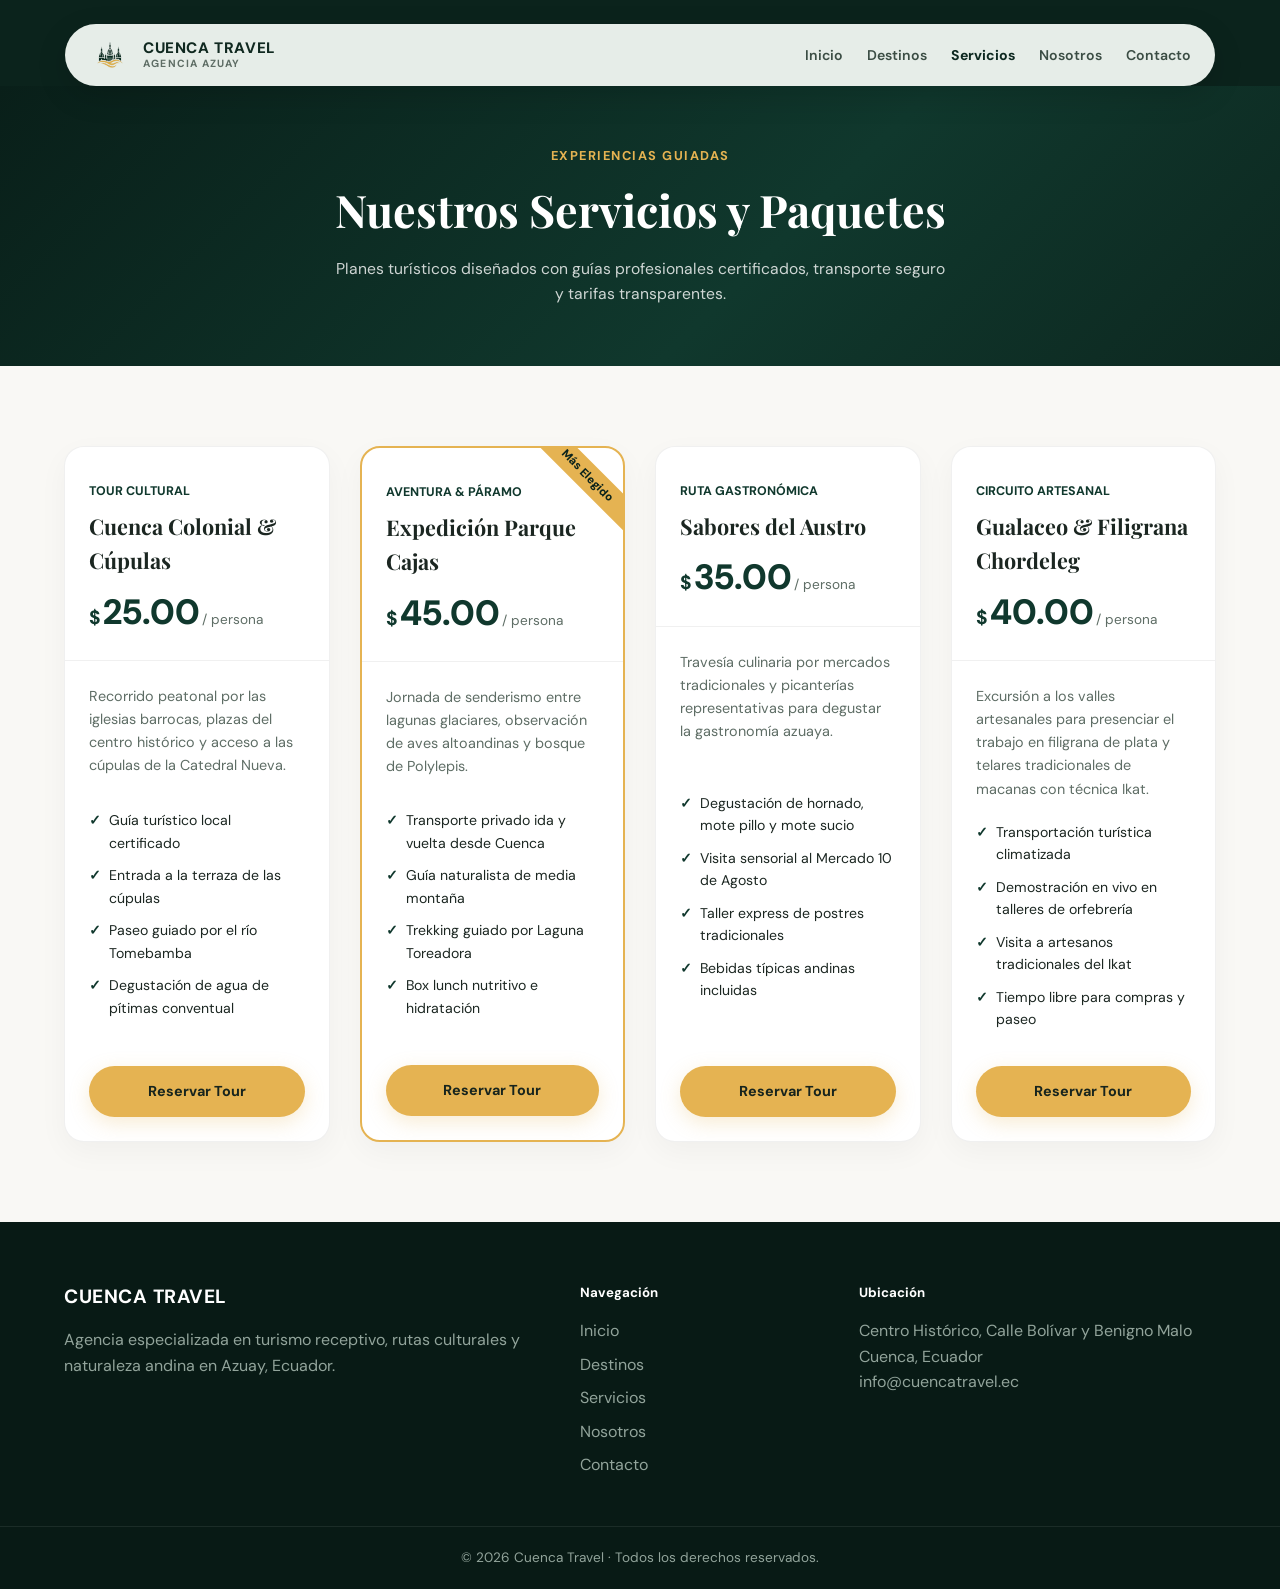
<file: servicios.html>
<!DOCTYPE html>
<html lang="es">
<head>
  <meta charset="UTF-8">
  <meta name="viewport" content="width=device-width, initial-scale=1.0">
  <title>Cuenca Travel | Paquetes y Servicios</title>
  <link rel="icon" type="image/png" href="images/logo.png">
  <link rel="stylesheet" href="css/styles.css">
  <link rel="preconnect" href="https://fonts.googleapis.com">
  <link rel="preconnect" href="https://fonts.gstatic.com" crossorigin>
  <link href="https://fonts.googleapis.com/css2?family=DM+Sans:ital,opsz,wght@0,9..40,400;0,9..40,600;0,9..40,700;1,9..40,400&family=Playfair+Display:ital,wght@0,600;0,700;1,400;1,600&display=swap" rel="stylesheet">
</head>
<body>

  <!-- NAVBAR -->
  <header class="pill-header-wrap">
    <div class="pill-navbar">
      <a href="index.html" class="pill-brand">
        <img src="images/logo.png" alt="Cuenca Travel Logo" class="brand-logo-img">
        <div class="brand-text-group">
          <strong>CUENCA TRAVEL</strong>
          <span class="brand-sub">AGENCIA AZUAY</span>
        </div>
      </a>
      <nav class="pill-nav">
        <ul>
          <li><a href="index.html">Inicio</a></li>
          <li><a href="destinos.html">Destinos</a></li>
          <li><a href="servicios.html" class="active">Servicios</a></li>
          <li><a href="nosotros.html">Nosotros</a></li>
          <li><a href="contacto.html">Contacto</a></li>
        </ul>
      </nav>
    </div>
  </header>

  <main>
    <section class="editorial-banner">
      <div class="container text-center">
        <span class="sub-badge-gold">Experiencias Guiadas</span>
        <h1>Nuestros Servicios y Paquetes</h1>
        <p>Planes turísticos diseñados con guías profesionales certificados, transporte seguro y tarifas transparentes.</p>
      </div>
    </section>

    <!-- 4 PAQUETES CON PRECIO -->
    <section class="section-padding bg-cream">
      <div class="container">
        <div class="pricing-grid">

          <!-- SERVICIO 1 -->
          <article class="package-card">
            <div class="package-header">
              <span class="package-type">Tour Cultural</span>
              <h3>Cuenca Colonial & Cúpulas</h3>
              <div class="price-tag">
                <span class="currency">$</span>
                <span class="amount">25.00</span>
                <span class="period">/ persona</span>
              </div>
            </div>
            <div class="package-body">
              <p class="package-desc">Recorrido peatonal por las iglesias barrocas, plazas del centro histórico y acceso a las cúpulas de la Catedral Nueva.</p>
              <ul class="package-features">
                <li>Guía turístico local certificado</li>
                <li>Entrada a la terraza de las cúpulas</li>
                <li>Paseo guiado por el río Tomebamba</li>
                <li>Degustación de agua de pítimas conventual</li>
              </ul>
              <a href="contacto.html" class="btn-pill-gold btn-block-custom">Reservar Tour</a>
            </div>
          </article>

          <!-- SERVICIO 2 (DESTACADO) -->
          <article class="package-card featured">
            <div class="package-badge">Más Elegido</div>
            <div class="package-header">
              <span class="package-type">Aventura & Páramo</span>
              <h3>Expedición Parque Cajas</h3>
              <div class="price-tag">
                <span class="currency">$</span>
                <span class="amount">45.00</span>
                <span class="period">/ persona</span>
              </div>
            </div>
            <div class="package-body">
              <p class="package-desc">Jornada de senderismo entre lagunas glaciares, observación de aves altoandinas y bosque de Polylepis.</p>
              <ul class="package-features">
                <li>Transporte privado ida y vuelta desde Cuenca</li>
                <li>Guía naturalista de media montaña</li>
                <li>Trekking guiado por Laguna Toreadora</li>
                <li>Box lunch nutritivo e hidratación</li>
              </ul>
              <a href="contacto.html" class="btn-pill-gold btn-block-custom">Reservar Tour</a>
            </div>
          </article>

          <!-- SERVICIO 3 -->
          <article class="package-card">
            <div class="package-header">
              <span class="package-type">Ruta Gastronómica</span>
              <h3>Sabores del Austro</h3>
              <div class="price-tag">
                <span class="currency">$</span>
                <span class="amount">35.00</span>
                <span class="period">/ persona</span>
              </div>
            </div>
            <div class="package-body">
              <p class="package-desc">Travesía culinaria por mercados tradicionales y picanterías representativas para degustar la gastronomía azuaya.</p>
              <ul class="package-features">
                <li>Degustación de hornado, mote pillo y mote sucio</li>
                <li>Visita sensorial al Mercado 10 de Agosto</li>
                <li>Taller express de postres tradicionales</li>
                <li>Bebidas típicas andinas incluidas</li>
              </ul>
              <a href="contacto.html" class="btn-pill-gold btn-block-custom">Reservar Tour</a>
            </div>
          </article>

          <!-- SERVICIO 4 -->
          <article class="package-card">
            <div class="package-header">
              <span class="package-type">Circuito Artesanal</span>
              <h3>Gualaceo & Filigrana Chordeleg</h3>
              <div class="price-tag">
                <span class="currency">$</span>
                <span class="amount">40.00</span>
                <span class="period">/ persona</span>
              </div>
            </div>
            <div class="package-body">
              <p class="package-desc">Excursión a los valles artesanales para presenciar el trabajo en filigrana de plata y telares tradicionales de macanas con técnica Ikat.</p>
              <ul class="package-features">
                <li>Transportación turística climatizada</li>
                <li>Demostración en vivo en talleres de orfebrería</li>
                <li>Visita a artesanos tradicionales del Ikat</li>
                <li>Tiempo libre para compras y paseo</li>
              </ul>
              <a href="contacto.html" class="btn-pill-gold btn-block-custom">Reservar Tour</a>
            </div>
          </article>

        </div>
      </div>
    </section>
  </main>

  <!-- FOOTER -->
  <footer class="footer-editorial">
    <div class="container footer-clean-grid">
      <div>
        <h4 class="footer-logo">CUENCA TRAVEL</h4>
        <p>Agencia especializada en turismo receptivo, rutas culturales y naturaleza andina en Azuay, Ecuador.</p>
      </div>
      <div>
        <h5>Navegación</h5>
        <ul>
          <li><a href="index.html">Inicio</a></li>
          <li><a href="destinos.html">Destinos</a></li>
          <li><a href="servicios.html">Servicios</a></li>
          <li><a href="nosotros.html">Nosotros</a></li>
          <li><a href="contacto.html">Contacto</a></li>
        </ul>
      </div>
      <div>
        <h5>Ubicación</h5>
        <p>Centro Histórico, Calle Bolívar y Benigno Malo</p>
        <p>Cuenca, Ecuador</p>
        <p>info@cuencatravel.ec</p>
      </div>
    </div>
    <div class="footer-legal">
      <p>&copy; 2026 Cuenca Travel · Todos los derechos reservados.</p>
    </div>
  </footer>

</body>
</html>
</file>
<file: css/styles.css>
/* ===================================================
   VARIABLES GLOBALES & PALETA EDITORIAL (CUENCA TRAVEL)
   =================================================== */
:root {
  --bg-dark-green: #0b231c;
  --bg-dark-gradient: linear-gradient(135deg, #091f19 0%, #10382d 60%, #0d2820 100%);
  --pill-nav-bg: #e6ede8;
  --gold-accent: #e5b352;
  --gold-accent-hover: #cfa042;
  --cream-bg: #f9f8f5;
  --text-dark: #1b2621;
  --text-muted: #5e6d65;
  --text-light: #f5f7f6;
  --glass-btn-bg: rgba(255, 255, 255, 0.08);
  --glass-btn-border: rgba(255, 255, 255, 0.2);
  --font-serif: 'Playfair Display', Georgia, serif;
  --font-sans: 'DM Sans', -apple-system, BlinkMacSystemFont, sans-serif;
  --transition: all 0.3s cubic-bezier(0.2, 0.8, 0.2, 1);
}

/* RESET & BOX SIZING */
*, *::before, *::after {
  box-sizing: border-box;
  margin: 0;
  padding: 0;
}

html {
  scroll-behavior: smooth;
}

body {
  font-family: var(--font-sans);
  background-color: var(--cream-bg);
  color: var(--text-dark);
  line-height: 1.6;
  overflow-x: hidden;
}

img {
  max-width: 100%;
  height: auto;
  display: block;
}

a {
  text-decoration: none;
  color: inherit;
  transition: var(--transition);
}

ul {
  list-style: none;
}

.container {
  width: 90%;
  max-width: 1200px;
  margin: 0 auto;
}

.section-padding {
  padding: 80px 0;
}

.text-center {
  text-align: center;
}

/* ===================================================
   NAVBAR EN CÁPSULA (PILL NAV) CON LOGO
   =================================================== */
.pill-header-wrap {
  background-color: #0b231c;
  padding: 24px 20px 0 20px;
  display: flex;
  justify-content: center;
}

.pill-navbar {
  background-color: var(--pill-nav-bg);
  width: 100%;
  max-width: 1150px;
  border-radius: 40px;
  padding: 10px 24px;
  display: flex;
  justify-content: space-between;
  align-items: center;
  box-shadow: 0 10px 30px rgba(0, 0, 0, 0.15);
}

.pill-brand {
  display: flex;
  align-items: center;
  gap: 12px;
}

.brand-logo-img {
  width: 42px;
  height: 42px;
  object-fit: contain;
  transition: transform 0.3s ease;
}

.pill-brand:hover .brand-logo-img {
  transform: scale(1.08);
}

.brand-text-group {
  display: flex;
  flex-direction: column;
  line-height: 1.15;
}

.brand-text-group strong {
  font-family: var(--font-sans);
  font-size: 0.95rem;
  font-weight: 800;
  letter-spacing: 0.6px;
  color: #102920;
}

.brand-sub {
  font-size: 0.65rem;
  font-weight: 700;
  letter-spacing: 1.2px;
  color: #5e6d65;
}

.pill-nav ul {
  display: flex;
  gap: 24px;
  align-items: center;
}

.pill-nav a {
  font-size: 0.88rem;
  font-weight: 600;
  color: #3b4d44;
  padding: 4px 0;
}

.pill-nav a:hover,
.pill-nav a.active {
  color: #0d2820;
  font-weight: 700;
}

/* ===================================================
   HERO EDITORIAL OSCURO (INDEX)
   =================================================== */
.editorial-hero {
  position: relative;
  background: 
    linear-gradient(135deg, rgba(9, 31, 25, 0.88) 0%, rgba(16, 56, 45, 0.82) 60%, rgba(13, 40, 32, 0.92) 100%),
    url('../images/hero.webp') center/cover no-repeat fixed;
  color: var(--text-light);
  padding: 70px 20px 100px 20px;
  min-height: calc(100vh - 110px);
  display: flex;
  align-items: center;
  overflow: hidden;
}

.hero-grid-editorial {
  width: 100%;
  max-width: 1180px;
  margin: 0 auto;
  display: grid;
  grid-template-columns: 1.15fr 0.85fr;
  gap: 60px;
  align-items: center;
  position: relative;
  z-index: 2;
}

.hero-eyebrow {
  display: block;
  font-size: 0.78rem;
  font-weight: 700;
  letter-spacing: 1.5px;
  color: rgba(255, 255, 255, 0.75);
  margin-bottom: 25px;
}

.hero-editorial-title {
  font-family: var(--font-serif);
  font-size: clamp(3rem, 5.5vw, 4.8rem);
  font-weight: 600;
  line-height: 1.08;
  letter-spacing: -1px;
  margin-bottom: 25px;
}

.hero-editorial-title em {
  font-style: italic;
  font-weight: 400;
  color: var(--gold-accent);
}

.hero-editorial-text {
  font-size: 1.05rem;
  color: rgba(255, 255, 255, 0.8);
  max-width: 480px;
  line-height: 1.6;
  margin-bottom: 40px;
}

.editorial-cta-group {
  display: flex;
  align-items: center;
  gap: 16px;
  flex-wrap: wrap;
}

.btn-pill-gold {
  display: inline-block;
  background-color: var(--gold-accent);
  color: #17241d;
  font-weight: 700;
  font-size: 0.9rem;
  padding: 14px 28px;
  border-radius: 30px;
  border: none;
  cursor: pointer;
  box-shadow: 0 6px 20px rgba(229, 179, 82, 0.25);
  transition: var(--transition);
}

.btn-pill-gold:hover {
  background-color: var(--gold-accent-hover);
  transform: translateY(-2px);
}

.btn-pill-glass {
  display: inline-block;
  background-color: var(--glass-btn-bg);
  color: var(--text-light);
  border: 1px solid var(--glass-btn-border);
  backdrop-filter: blur(8px);
  font-weight: 600;
  font-size: 0.9rem;
  padding: 14px 28px;
  border-radius: 30px;
  transition: var(--transition);
}

.btn-pill-glass:hover {
  background-color: rgba(255, 255, 255, 0.16);
  transform: translateY(-2px);
}

/* COMPOSICIÓN VISUAL */
.editorial-visual {
  display: flex;
  justify-content: center;
  position: relative;
}

.visual-card-wrapper {
  position: relative;
  width: 100%;
  max-width: 440px;
}

.ambient-circle {
  position: absolute;
  top: -25px;
  right: -25px;
  width: 180px;
  height: 180px;
  border-radius: 50%;
  background: #73845b;
  opacity: 0.45;
  z-index: 1;
}

.sparkle {
  position: absolute;
  font-size: 2.2rem;
  color: #1a2e26;
  z-index: 3;
}

.sp-1 { top: 60px; left: -18px; }
.sp-2 { top: 60px; right: 10px; }

.featured-floating-card {
  position: relative;
  z-index: 2;
  background: #1b2f27;
  border-radius: 28px;
  overflow: hidden;
  box-shadow: 0 25px 60px rgba(0, 0, 0, 0.45);
  border: 1px solid rgba(255, 255, 255, 0.1);
  transition: var(--transition);
}

.featured-floating-card:hover {
  transform: translateY(-6px);
}

.floating-card-image {
  height: 420px;
  width: 100%;
  overflow: hidden;
  background-color: #274238;
}

.floating-card-image img {
  width: 100%;
  height: 100%;
  object-fit: cover;
}

.card-bar {
  background-color: #12241d;
  padding: 16px 22px;
  display: flex;
  justify-content: space-between;
  align-items: center;
  font-size: 0.8rem;
  border-top: 1px solid rgba(255, 255, 255, 0.08);
}

.bar-tag {
  color: rgba(255, 255, 255, 0.7);
  font-weight: 700;
  letter-spacing: 0.5px;
}

.bar-category {
  color: rgba(255, 255, 255, 0.9);
  font-weight: 600;
}

/* ===================================================
   TARJETAS LIMPIAS DESTACADAS (INDEX)
   =================================================== */
.bg-cream {
  background-color: var(--cream-bg);
}

.editorial-heading {
  margin-bottom: 50px;
}

.sub-badge {
  font-size: 0.8rem;
  font-weight: 700;
  text-transform: uppercase;
  color: #1a4235;
  letter-spacing: 1px;
}

.editorial-heading h2 {
  font-family: var(--font-serif);
  font-size: 2.3rem;
  color: var(--text-dark);
  margin-top: 6px;
}

.editorial-heading p {
  color: var(--text-muted);
  font-size: 1.05rem;
}

.editorial-tri-grid {
  display: grid;
  grid-template-columns: repeat(auto-fit, minmax(310px, 1fr));
  gap: 30px;
}

.clean-card {
  background: #ffffff;
  border-radius: 18px;
  overflow: hidden;
  box-shadow: 0 10px 25px rgba(0, 0, 0, 0.04);
  border: 1px solid rgba(0, 0, 0, 0.06);
  transition: var(--transition);
  display: flex;
  flex-direction: column;
}

.clean-card:hover {
  transform: translateY(-6px);
  box-shadow: 0 16px 35px rgba(0, 0, 0, 0.08);
}

.clean-card-img {
  height: 220px;
  background-color: #e2e8e4;
  overflow: hidden;
}

.clean-card-img img {
  width: 100%;
  height: 100%;
  object-fit: cover;
  transition: transform 0.5s ease;
}

.clean-card:hover .clean-card-img img {
  transform: scale(1.05);
}

.clean-card-body {
  padding: 24px;
  display: flex;
  flex-direction: column;
  flex-grow: 1;
}

.meta-tag {
  font-size: 0.75rem;
  font-weight: 700;
  color: #174d3d;
  text-transform: uppercase;
  letter-spacing: 0.5px;
}

.clean-card-body h3 {
  font-family: var(--font-serif);
  font-size: 1.35rem;
  margin: 6px 0 10px 0;
  color: var(--text-dark);
}

.clean-card-body p {
  font-size: 0.92rem;
  color: var(--text-muted);
  line-height: 1.5;
  margin-bottom: 18px;
  flex-grow: 1;
}

.link-clean {
  font-weight: 700;
  font-size: 0.88rem;
  color: #174d3d;
  align-self: flex-start;
}

.link-clean:hover {
  transform: translateX(4px);
}

.editorial-bottom-cta {
  margin-top: 60px;
}

.cta-inner-clean {
  background-color: #103429;
  color: #ffffff;
  border-radius: 20px;
  padding: 40px;
  display: flex;
  justify-content: space-between;
  align-items: center;
  flex-wrap: wrap;
  gap: 20px;
}

.cta-inner-clean h3 {
  font-family: var(--font-serif);
  font-size: 1.8rem;
  margin-bottom: 6px;
}

.cta-inner-clean p {
  color: rgba(255, 255, 255, 0.8);
}

/* ===================================================
   BANNER DE PÁGINAS INTERNAS
   =================================================== */
.editorial-banner {
  background: var(--bg-dark-gradient);
  color: #ffffff;
  padding: 60px 20px;
}

.sub-badge-gold {
  color: var(--gold-accent);
  font-size: 0.8rem;
  font-weight: 700;
  text-transform: uppercase;
  letter-spacing: 1.5px;
  display: block;
  margin-bottom: 8px;
}

.editorial-banner h1 {
  font-family: var(--font-serif);
  font-size: clamp(2rem, 4vw, 2.8rem);
  margin-bottom: 10px;
}

.editorial-banner p {
  color: rgba(255, 255, 255, 0.8);
  max-width: 620px;
  margin: 0 auto;
  font-size: 0.98rem;
}

/* ===================================================
   TARJETAS 3D FLIP EFFECT (DESTINOS)
   =================================================== */
.cards-grid-3d {
  display: grid;
  grid-template-columns: repeat(auto-fit, minmax(320px, 1fr));
  gap: 32px;
}

.card-flip-container {
  height: 430px;
  perspective: 1000px;
}

.card-flip-inner {
  position: relative;
  width: 100%;
  height: 100%;
  transition: transform 0.8s cubic-bezier(0.175, 0.885, 0.32, 1.275);
  transform-style: preserve-3d;
  border-radius: 20px;
  box-shadow: 0 10px 30px rgba(0, 0, 0, 0.08);
}

.card-flip-container:hover .card-flip-inner {
  transform: rotateY(180deg);
}

.card-front, .card-back {
  position: absolute;
  inset: 0;
  -webkit-backface-visibility: hidden;
  backface-visibility: hidden;
  border-radius: 20px;
  overflow: hidden;
}

.card-front img {
  width: 100%;
  height: 100%;
  object-fit: cover;
}

.card-front-overlay {
  position: absolute;
  bottom: 0;
  left: 0;
  right: 0;
  background: linear-gradient(to top, rgba(9, 31, 25, 0.95), transparent);
  padding: 30px 22px 22px 22px;
  color: #ffffff;
}

.card-front-overlay h3 {
  font-family: var(--font-serif);
  font-size: 1.35rem;
  margin-bottom: 6px;
}

.tag {
  font-size: 0.75rem;
  background: var(--gold-accent);
  color: #0b231c;
  padding: 3px 8px;
  border-radius: 4px;
  font-weight: 700;
}

.card-back {
  background: #ffffff;
  transform: rotateY(180deg);
  padding: 30px;
  display: flex;
  flex-direction: column;
  justify-content: space-between;
  border: 1px solid rgba(0, 0, 0, 0.08);
}

.card-back h3 {
  font-family: var(--font-serif);
  color: #10382d;
  font-size: 1.3rem;
}

.card-back p {
  font-size: 0.88rem;
  color: var(--text-muted);
}

.btn-card {
  align-self: flex-start;
  padding: 8px 18px;
  background: #10382d;
  color: #ffffff;
  font-size: 0.85rem;
  font-weight: 700;
  border-radius: 20px;
}

.btn-card:hover {
  background: #0b231c;
}

/* ===================================================
   TARJETAS DE SERVICIOS (SERVICIOS)
   =================================================== */
.pricing-grid {
  display: grid;
  grid-template-columns: repeat(auto-fit, minmax(260px, 1fr));
  gap: 30px;
}

.package-card {
  background: #ffffff;
  border-radius: 20px;
  border: 1px solid rgba(0,0,0,0.06);
  box-shadow: 0 10px 30px rgba(0,0,0,0.04);
  display: flex;
  flex-direction: column;
  overflow: hidden;
  position: relative;
  transition: var(--transition);
}

.package-card:hover {
  transform: translateY(-8px);
  box-shadow: 0 18px 40px rgba(0,0,0,0.08);
}

.package-card.featured {
  border: 2px solid var(--gold-accent);
}

.package-badge {
  position: absolute;
  top: 15px;
  right: -30px;
  background: var(--gold-accent);
  color: #0b231c;
  font-size: 0.72rem;
  font-weight: 800;
  padding: 4px 32px;
  transform: rotate(45deg);
}

.package-header {
  padding: 30px 24px 20px 24px;
  border-bottom: 1px solid rgba(0,0,0,0.06);
}

.package-type {
  font-size: 0.78rem;
  font-weight: 700;
  color: #10382d;
  text-transform: uppercase;
}

.package-header h3 {
  font-family: var(--font-serif);
  font-size: 1.35rem;
  margin: 6px 0;
}

.price-tag {
  display: flex;
  align-items: baseline;
  gap: 2px;
}

.price-tag .currency {
  font-size: 1.2rem;
  font-weight: 700;
  color: #10382d;
}

.price-tag .amount {
  font-size: 2.2rem;
  font-weight: 800;
  color: #10382d;
}

.price-tag .period {
  font-size: 0.85rem;
  color: var(--text-muted);
}

.package-body {
  padding: 24px;
  display: flex;
  flex-direction: column;
  flex-grow: 1;
  justify-content: space-between;
}

.package-desc {
  font-size: 0.9rem;
  color: var(--text-muted);
  margin-bottom: 20px;
}

.package-features {
  margin-bottom: 25px;
}

.package-features li {
  font-size: 0.88rem;
  margin-bottom: 10px;
  padding-left: 20px;
  position: relative;
}

.package-features li::before {
  content: '✓';
  position: absolute;
  left: 0;
  color: #10382d;
  font-weight: bold;
}

.btn-block-custom {
  display: block;
  width: 100%;
  text-align: center;
}

/* ===================================================
   NOSOTROS & PILARES
   =================================================== */
.history-block {
  max-width: 820px;
  margin: 0 auto 60px auto;
}

.history-block h2 {
  font-family: var(--font-serif);
  font-size: 2.2rem;
  margin: 8px 0 15px 0;
}

.lead-paragraph {
  font-size: 1.1rem;
  color: var(--text-muted);
  line-height: 1.7;
}

.info-pillar-card {
  background: #ffffff;
  padding: 35px 28px;
  border-radius: 18px;
  border: 1px solid rgba(0,0,0,0.06);
  box-shadow: 0 8px 24px rgba(0,0,0,0.04);
}

.pillar-symbol {
  font-size: 1.5rem;
  color: var(--gold-accent);
  margin-bottom: 12px;
}

.info-pillar-card h3 {
  font-family: var(--font-serif);
  font-size: 1.35rem;
  margin-bottom: 12px;
}

.info-pillar-card p {
  font-size: 0.92rem;
  color: var(--text-muted);
}

.values-checklist li {
  font-size: 0.9rem;
  margin-bottom: 10px;
}

.bg-white-custom {
  background: #ffffff;
}

.reasons-editorial-grid {
  display: grid;
  grid-template-columns: repeat(auto-fit, minmax(240px, 1fr));
  gap: 25px;
}

.reason-pill-card {
  background: var(--cream-bg);
  padding: 30px 24px;
  border-radius: 16px;
  border: 1px solid rgba(0,0,0,0.06);
}

.number-tag {
  font-family: var(--font-serif);
  font-size: 1.8rem;
  font-weight: 700;
  color: var(--gold-accent);
  display: block;
  margin-bottom: 6px;
}

.reason-pill-card h4 {
  font-size: 1.1rem;
  margin-bottom: 8px;
}

.reason-pill-card p {
  font-size: 0.88rem;
  color: var(--text-muted);
}

/* ===================================================
   CONTACTO Y FORMULARIO
   =================================================== */
.contact-editorial-layout {
  display: grid;
  grid-template-columns: 1fr 1.4fr;
  gap: 50px;
  align-items: flex-start;
}

.contact-editorial-info h2 {
  font-family: var(--font-serif);
  font-size: 2.2rem;
  margin: 6px 0 12px 0;
}

.contact-editorial-info p {
  color: var(--text-muted);
  font-size: 0.95rem;
  margin-bottom: 30px;
}

.contact-info-pill {
  background: #ffffff;
  padding: 18px 20px;
  border-radius: 14px;
  border: 1px solid rgba(0,0,0,0.06);
  margin-bottom: 16px;
}

.contact-info-pill strong {
  display: block;
  font-size: 0.85rem;
  color: #10382d;
  margin-bottom: 4px;
}

.contact-info-pill p {
  margin-bottom: 0;
  font-size: 0.9rem;
}

.contact-form-container {
  background: #ffffff;
  padding: 40px;
  border-radius: 24px;
  border: 1px solid rgba(0,0,0,0.06);
  box-shadow: 0 12px 35px rgba(0,0,0,0.05);
}

.form-row {
  display: flex;
  gap: 20px;
}

.form-group {
  margin-bottom: 20px;
  flex: 1;
}

.form-group label {
  display: block;
  font-size: 0.88rem;
  font-weight: 600;
  margin-bottom: 8px;
  color: #1b2621;
}

.form-group input,
.form-group select,
.form-group textarea {
  width: 100%;
  padding: 12px 16px;
  border: 1px solid #d0d7d3;
  border-radius: 12px;
  font-family: var(--font-sans);
  font-size: 0.92rem;
  background-color: #fafbfc;
  transition: var(--transition);
}

.form-group input:focus,
.form-group select:focus,
.form-group textarea:focus {
  outline: none;
  border-color: #10382d;
  background-color: #ffffff;
  box-shadow: 0 0 0 4px rgba(16, 56, 45, 0.12);
}

/* MENSAJE DE CONFIRMACIÓN DE RESERVA */
.mensaje-confirmacion {
  text-align: center;
  padding: 30px 10px;
  animation: fadeIn 0.4s ease-in-out;
}

@keyframes fadeIn {
  from { opacity: 0; transform: translateY(10px); }
  to { opacity: 1; transform: translateY(0); }
}

.icono-check {
  font-size: 2.5rem;
  color: var(--gold-accent);
  margin-bottom: 12px;
}

.mensaje-confirmacion h3 {
  font-family: var(--font-serif);
  font-size: 1.8rem;
  color: #10382d;
  margin-bottom: 12px;
}

.mensaje-confirmacion p {
  color: var(--text-muted);
  font-size: 0.95rem;
  line-height: 1.6;
}

.detalle-reserva-caja {
  background-color: #f0f5f2;
  border-left: 4px solid #10382d;
  border-radius: 8px;
  padding: 16px 20px;
  margin: 24px 0;
  text-align: left;
}

.detalle-reserva-caja p {
  color: #1b2621;
  font-size: 0.92rem;
  margin: 0;
}

.nota-atencion {
  font-size: 0.85rem !important;
  color: #5e6d65;
  margin-bottom: 25px;
}

/* ===================================================
   FOOTER EDITORIAL
   =================================================== */
.footer-editorial {
  background-color: #081a15;
  color: #92a49b;
  padding: 60px 0 20px 0;
}

.footer-clean-grid {
  display: grid;
  grid-template-columns: 2fr 1fr 1.5fr;
  gap: 40px;
  padding-bottom: 40px;
}

.footer-logo {
  color: #ffffff;
  font-size: 1.2rem;
  letter-spacing: 0.5px;
  margin-bottom: 15px;
}

.footer-clean-grid h5 {
  color: #ffffff;
  margin-bottom: 15px;
}

.footer-clean-grid ul li {
  margin-bottom: 8px;
}

.footer-clean-grid a:hover {
  color: #ffffff;
  padding-left: 4px;
}

.footer-legal {
  border-top: 1px solid rgba(255, 255, 255, 0.08);
  padding-top: 20px;
  text-align: center;
  font-size: 0.85rem;
}

/* ===================================================
   MEDIA QUERIES (RESPONSIVE DESIGN)
   =================================================== */
@media (max-width: 900px) {
  .hero-grid-editorial {
    grid-template-columns: 1fr;
    text-align: center;
  }

  .hero-editorial-text {
    margin: 0 auto 30px auto;
  }

  .editorial-cta-group {
    justify-content: center;
  }

  .pill-navbar {
    flex-direction: column;
    gap: 15px;
  }

  .pill-nav ul {
    flex-wrap: wrap;
    justify-content: center;
  }

  .contact-editorial-layout {
    grid-template-columns: 1fr;
  }

  .form-row {
    flex-direction: column;
    gap: 0;
  }

  .footer-clean-grid {
    grid-template-columns: 1fr;
    text-align: center;
  }
}
</file>
